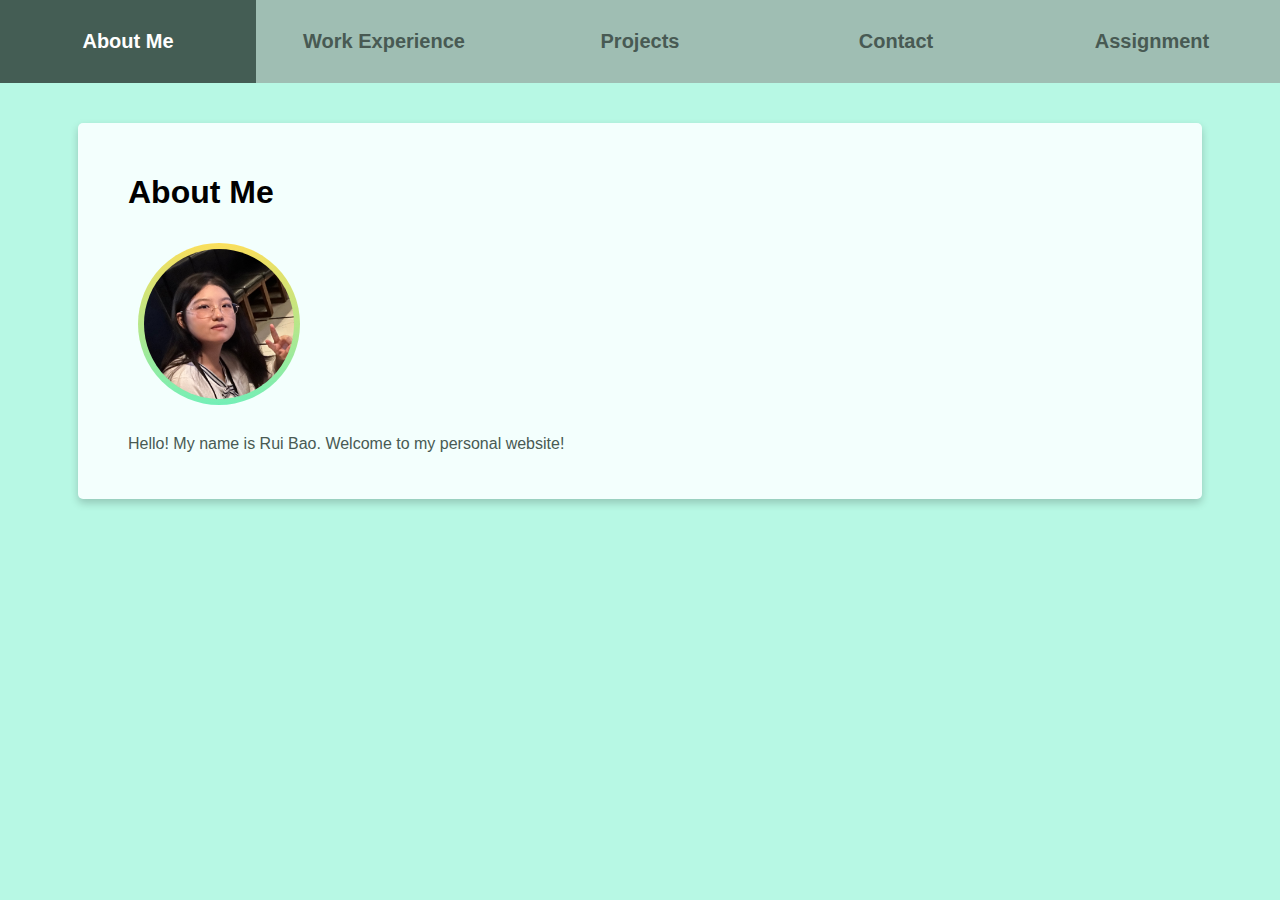
<file: index.html>
<!DOCTYPE html>
<html lang="en">
<head>
    <meta charset="UTF-8">
    <meta name="viewport" content="width=device-width, initial-scale=1.0">
    <title>About Me</title>
    <link rel="stylesheet" href="style.css">
</head>
<body>
    <div id="navbar-placeholder"></div>
    <div class="container">
        <h1>About Me</h1>
        <image src="photo.jpg" alt="a photo of myself" class="circle-image">  </image>
        <p>Hello! My name is Rui Bao. Welcome to my personal website! </p>
    </div>
    

    <script>
        window.onload = function() {
            const navbarPlaceholder = document.getElementById('navbar-placeholder');
            fetch('navbar.html') 
                .then(response => response.text()) 
                .then(data => {
                    navbarPlaceholder.innerHTML = data;  
                })
                .catch(error => console.error('Error loading navbar:', error)); 
        }
    </script>
</body>
</html>
</file>
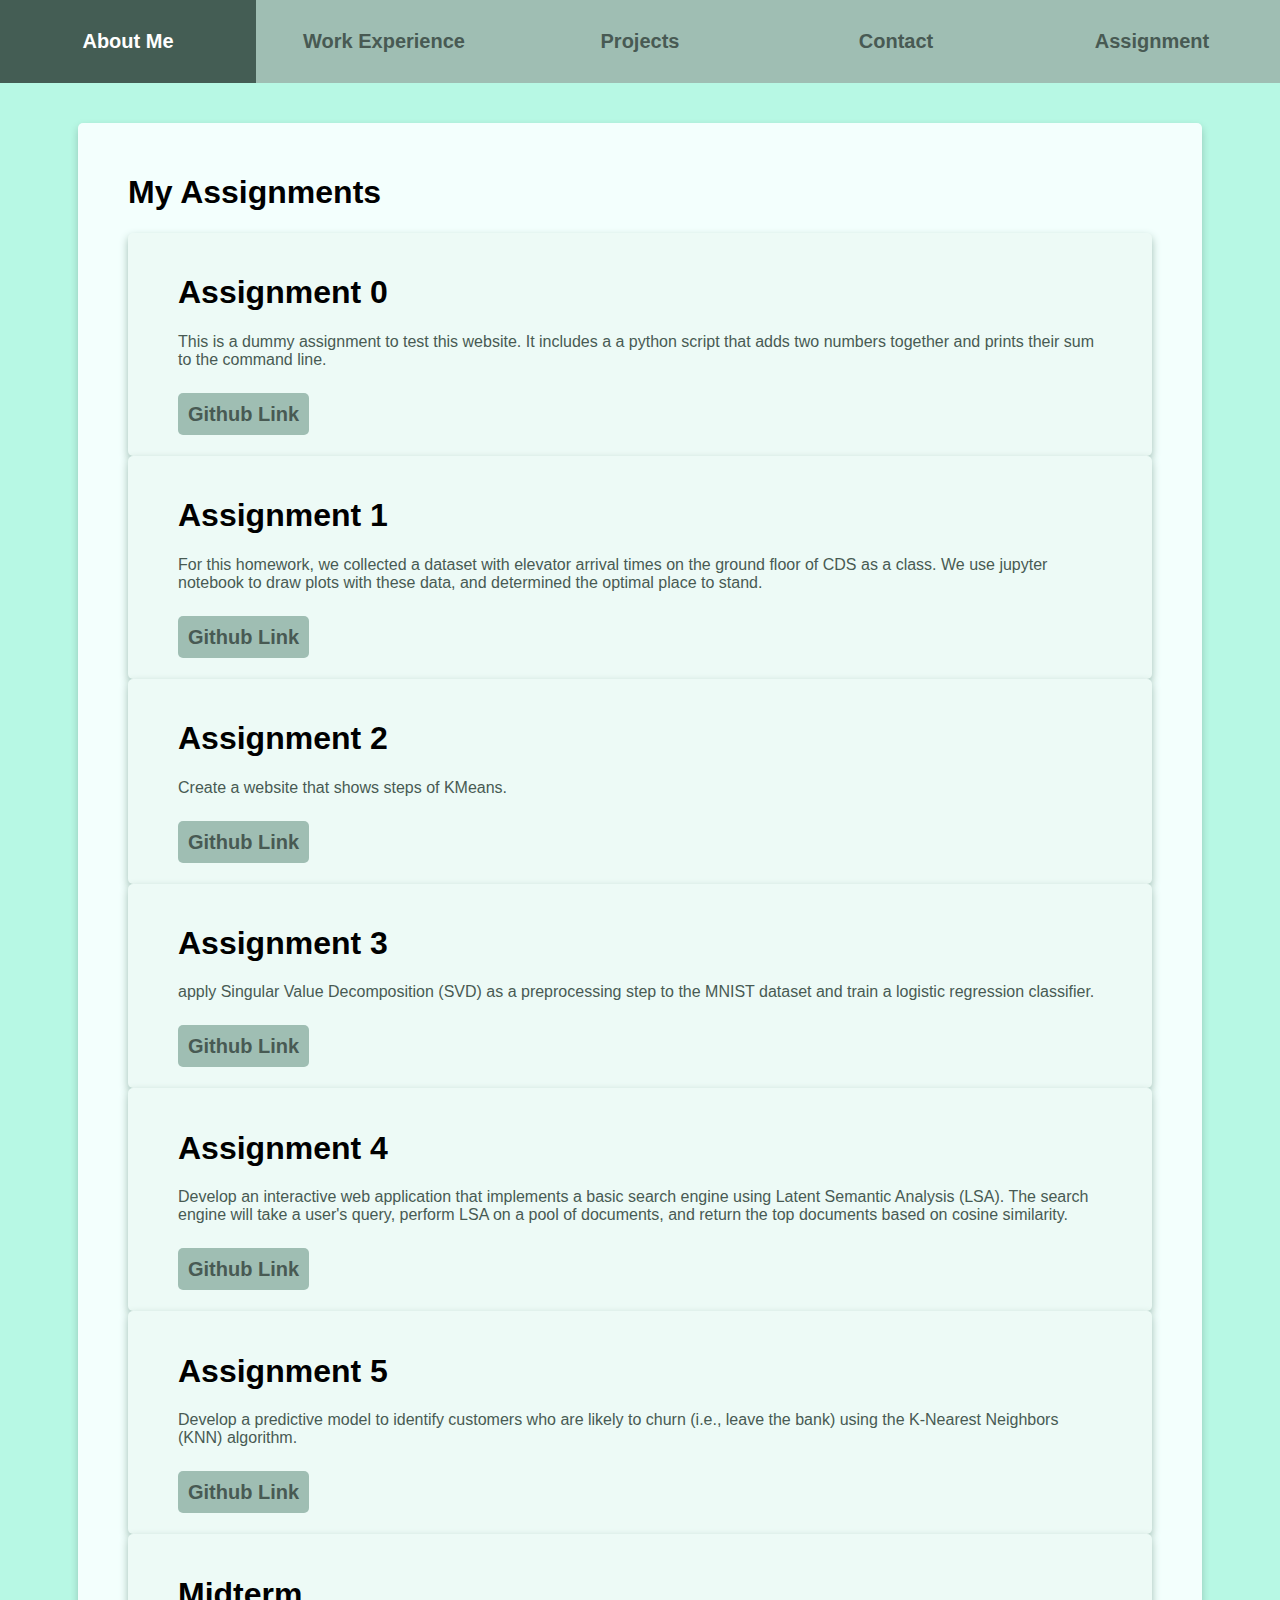
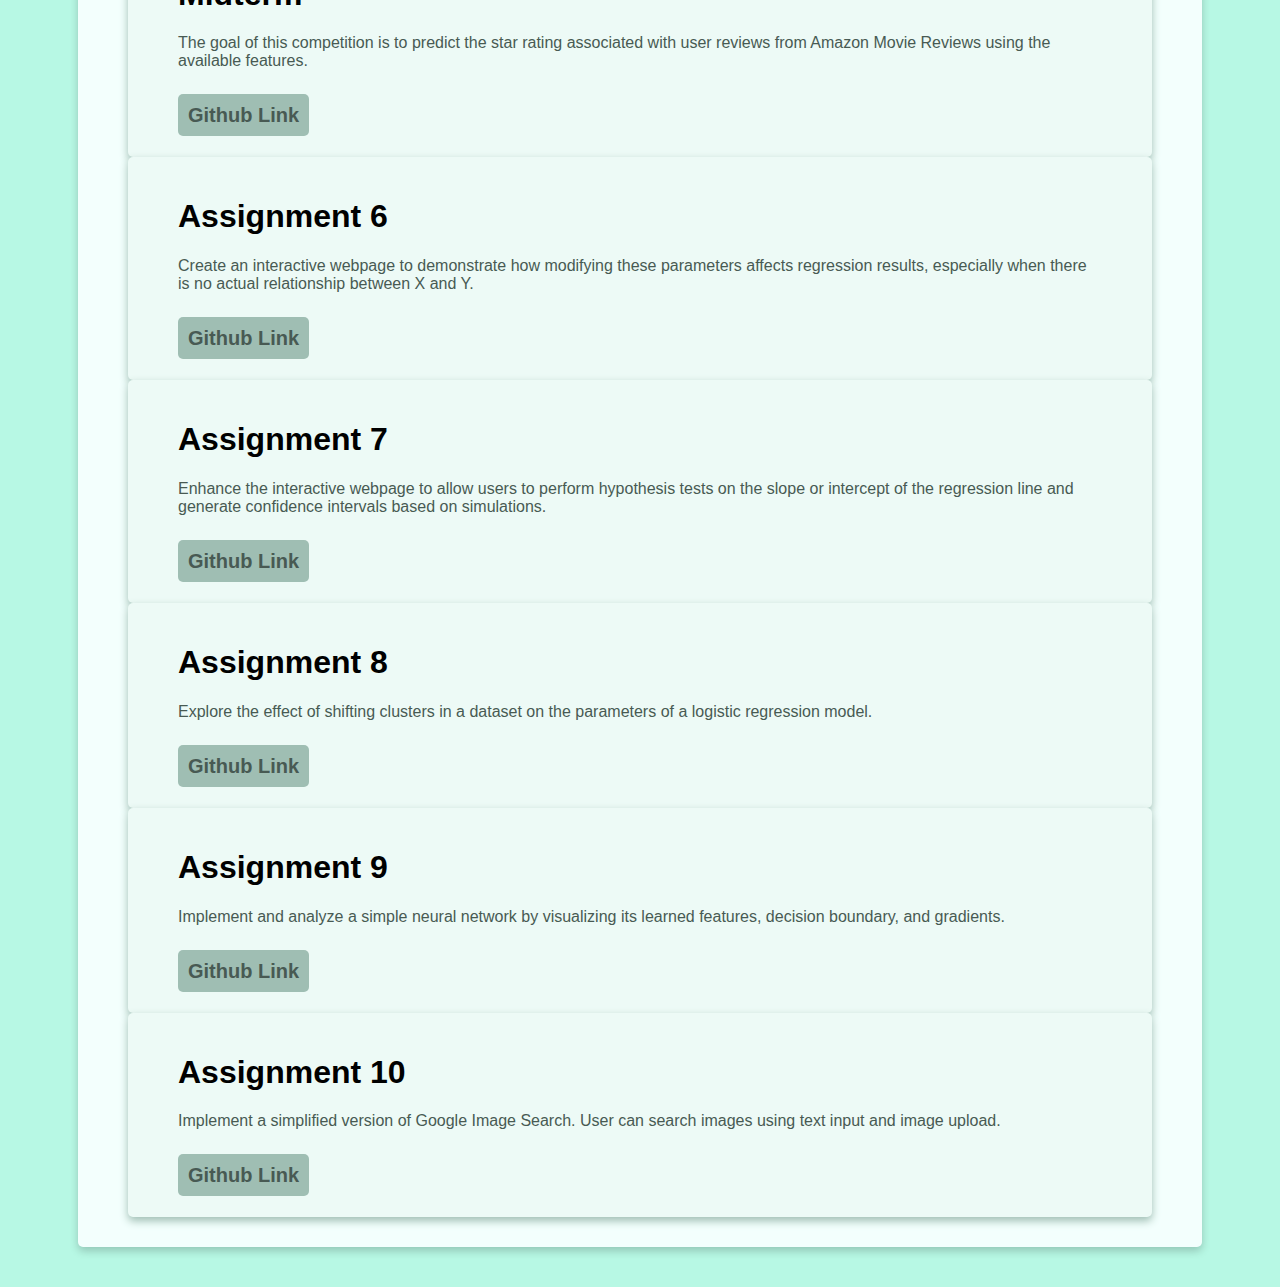
<file: assignments.html>
<!DOCTYPE html>
<html lang="en">
<head>
    <meta charset="UTF-8">
    <meta name="viewport" content="width=device-width, initial-scale=1.0">
    <title>assignments</title>
    <link rel="stylesheet" href="style.css">
</head>
<body>
    <div id="navbar-placeholder"></div>
    <div class="container">
        <h1>My Assignments</h1>
        <div class="assignment">
            <h1> Assignment 0 </h1>
            <p> This is a dummy assignment to test this website. It includes a a python script
                 that adds two numbers together and prints their sum to the command line. </p>
            </br>
            <a href="https://github.com/rbalice/rbalice-assignment-0.git"> Github Link </a>
        </div>
        <div class="assignment">
            <h1> Assignment 1 </h1>
            <p> For this homework, we collected a dataset with elevator arrival times 
                on the ground floor of CDS as a class. We use jupyter notebook to draw plots
                with these data, and determined the optimal place to stand.</p>
            </br>
            <a href="https://github.com/rbalice/rbalice-assignment-1.git"> Github Link </a>
        </div>
        <div class="assignment">
            <h1> Assignment 2 </h1>
            <p> Create a website that shows steps of KMeans.</p>
            </br>
            <a href="https://github.com/rbalice/rbalice-assignment-2.git"> Github Link </a>
        </div>
        <div class="assignment">
            <h1> Assignment 3 </h1>
            <p> apply Singular Value Decomposition (SVD) as a preprocessing step to the 
                MNIST dataset and train a logistic regression classifier.</p>
            </br>
            <a href="https://github.com/rbalice/rbalice-assignment-3.git"> Github Link </a>
        </div>
        <div class="assignment">
            <h1> Assignment 4 </h1>
            <p> Develop an interactive web application that implements a basic search engine 
                using Latent Semantic Analysis (LSA). The search engine will take a user's query, 
                perform LSA on a pool of documents, and return the top documents based on cosine similarity.</p>
            </br>
            <a href="https://github.com/rbalice/rbalice-assignment-4.git"> Github Link </a>
        </div>
        <div class="assignment">
            <h1> Assignment 5 </h1>
            <p> Develop a predictive model to identify customers who are likely to churn (i.e., leave the bank) 
                using the K-Nearest Neighbors (KNN) algorithm.</p>
            </br>
            <a href="https://github.com/rbalice/rbalice-assignment-5.git"> Github Link </a>
        </div>
        <div class="assignment">
            <h1> Midterm </h1>
            <p> The goal of this competition is to predict the star rating associated with 
                user reviews from Amazon Movie Reviews using the available features.</p>
            </br>
            <a href="https://github.com/rbalice/rbalice-rbalice-midterm"> Github Link </a>
        </div>
        <div class="assignment">
            <h1> Assignment 6 </h1>
            <p> Create an interactive webpage to demonstrate how modifying these 
                parameters affects regression results, especially when there is no 
                actual relationship between X and Y.</p>
            </br>
            <a href="https://github.com/rbalice/rbalice-assignment-6.git"> Github Link </a>
        </div>
        <div class="assignment">
            <h1> Assignment 7 </h1>
            <p> Enhance the interactive webpage to allow users to perform hypothesis tests 
                on the slope or intercept of the regression line and generate confidence intervals 
                based on simulations. </p>
            </br>
            <a href="https://github.com/rbalice/rbalice-assignment-7.git"> Github Link </a>
        </div>
        <div class="assignment">
            <h1> Assignment 8 </h1>
            <p> Explore the effect of shifting clusters in a dataset on the parameters of a logistic 
                regression model. </p>
            </br>
            <a href="https://github.com/rbalice/rbalice-assignment-8.git"> Github Link </a>
        </div>
        <div class="assignment">
            <h1> Assignment 9 </h1>
            <p> Implement and analyze a simple neural network by visualizing its learned features, 
                decision boundary, and gradients. </p>
            </br>
            <a href="https://github.com/rbalice/rbalice-assignment-9.git"> Github Link </a>
        </div>
        <div class="assignment">
            <h1> Assignment 10 </h1>
            <p>  Implement a simplified version of Google Image Search. User can search images 
                using text input and image upload. </p>
            </br>
            <a href="https://github.com/rbalice/rbalice-assignment-10.git"> Github Link </a>
        </div>
    </div>
    

    <script>
        window.onload = function() {
            const navbarPlaceholder = document.getElementById('navbar-placeholder');
            fetch('navbar.html') 
                .then(response => response.text()) 
                .then(data => {
                    navbarPlaceholder.innerHTML = data;  
                })
                .catch(error => console.error('Error loading navbar:', error)); 
        }


    </script>
</body>
</html>
</file>
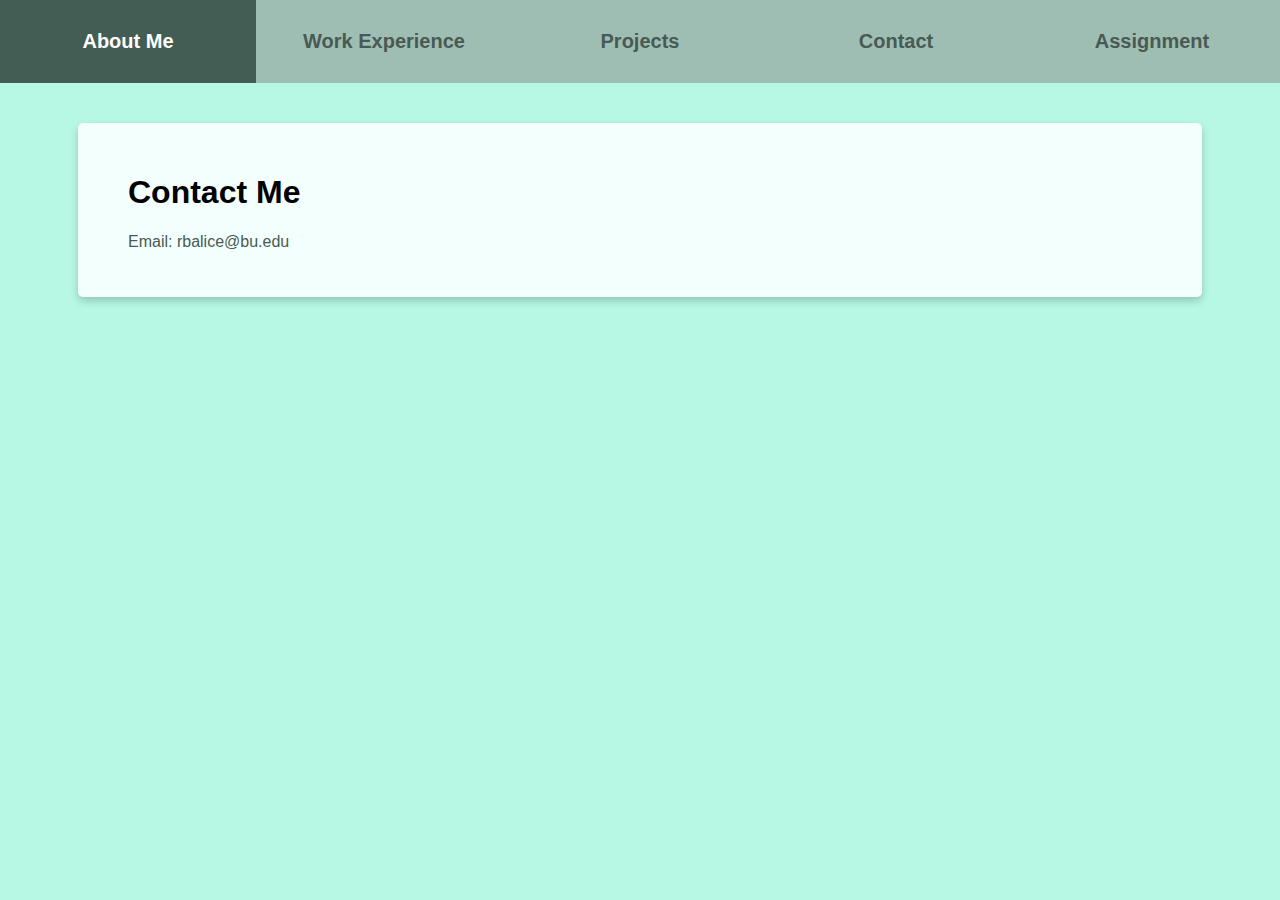
<file: contact.html>
<!DOCTYPE html>
<html lang="en">
<head>
    <meta charset="UTF-8">
    <meta name="viewport" content="width=device-width, initial-scale=1.0">
    <title>contact</title>
    <link rel="stylesheet" href="style.css">
</head>
<body>
    <div id="navbar-placeholder"></div>
    <div class="container">
        <h1>Contact Me</h1>
        <p>Email: rbalice@bu.edu </p>
    </div>
    

    <script>
        window.onload = function() {
            const navbarPlaceholder = document.getElementById('navbar-placeholder');
            fetch('navbar.html') 
                .then(response => response.text()) 
                .then(data => {
                    navbarPlaceholder.innerHTML = data;  
                })
                .catch(error => console.error('Error loading navbar:', error)); 
        }
    </script>
</body>
</html>
</file>
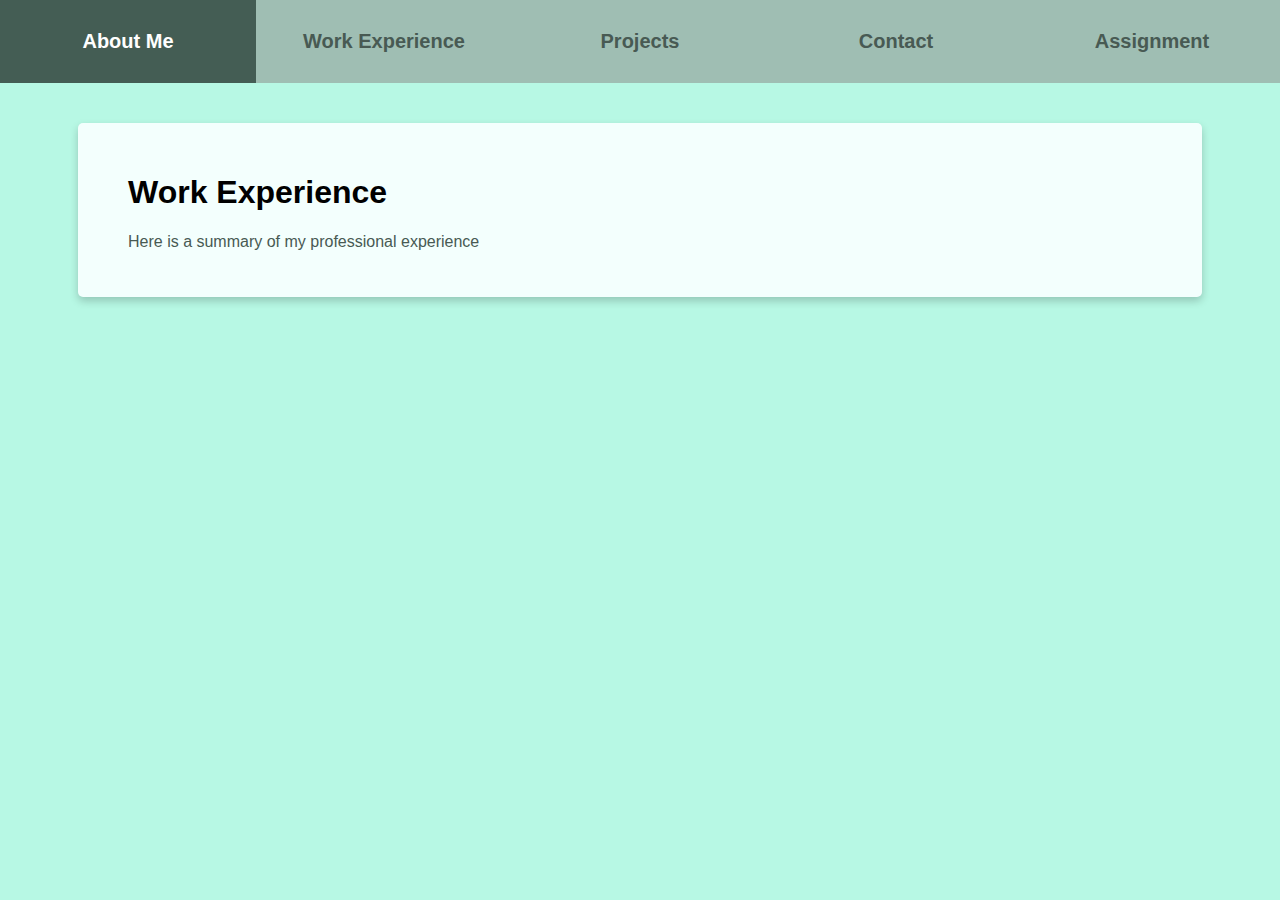
<file: work-experience.html>
<!DOCTYPE html>
<html lang="en">
<head>
    <meta charset="UTF-8">
    <meta name="viewport" content="width=device-width, initial-scale=1.0">
    <title>work-experience</title>
    <link rel="stylesheet" href="style.css">
</head>
<body>
    <div id="navbar-placeholder"></div>
    <div class="container">
        <h1>Work Experience</h1>
        <p>Here is a summary of my professional experience</p>
    </div>
    

    <script>
        window.onload = function() {
            const navbarPlaceholder = document.getElementById('navbar-placeholder');
            fetch('navbar.html') 
                .then(response => response.text()) 
                .then(data => {
                    navbarPlaceholder.innerHTML = data;  
                })
                .catch(error => console.error('Error loading navbar:', error)); 
        }
    </script>
</body>
</html>
</file>
<file: style.css>
.navbar {
    background-color: #9fbeb3;   
    width: 100%;
    display: flex;             
    justify-content: space-around;
    margin-bottom: 40px;   
                  
}

.navbar a {
    color: #485a53;
    font-family: 'Arial', sans-serif;
    text-align: center;
    font-weight: bold;
    text-decoration: none;
    font-size: 20px;
    flex: 1; 
    padding: 30px;
}

.navbar a:hover {
    background-color: #445d54; 
    color: white;
}


body {
    font-family: Arial, sans-serif;
    margin: 0;
    padding: 0;
    background-color: #b7f8e4;
}

.container {
    padding: 30px 50px;
    border-radius: 5px; 
    background-color: rgb(243, 255, 253);
    box-shadow: 0 4px 8px rgba(0, 0, 0, 0.2);
    margin: 40px auto;
    max-width: 80%;
}

.circle-image {
    width: 150px; 
    height: 150px; 
    border-radius: 50%; 
    object-fit: cover; 
    border: 10px solid transparent;
    background: linear-gradient(rgba(251, 219, 74, 0.905), #73efb7); 
    background-clip: padding-box; 
    padding: 6px; 
}

.container p {
    color: #485a53;
}

.assignment {
    padding: 20px 50px 30px;
    border-radius: 5px; 
    background-color: #edfaf6;
    box-shadow: 0 4px 8px #9fbeb3;
}

.assignment a {
    color: #485a53;
    font-family: 'Arial', sans-serif;
    text-align: center;
    font-weight: bold;
    text-decoration: none;
    font-size: 20px;
    flex: 1; 
    padding: 10px;
    border-radius: 5px;
    background-color: #9fbeb3;
}

.assignment a:hover {
    background-color: #445d54; 
    color: white;
    border: 4px solid transparent;
    border-radius: 5px;
    border-image: linear-gradient(rgba(251, 219, 74, 0.905), #73efb7);
    border-image-slice: 1;
}

.assignment p {
    color: #485a53;
}
</file>
